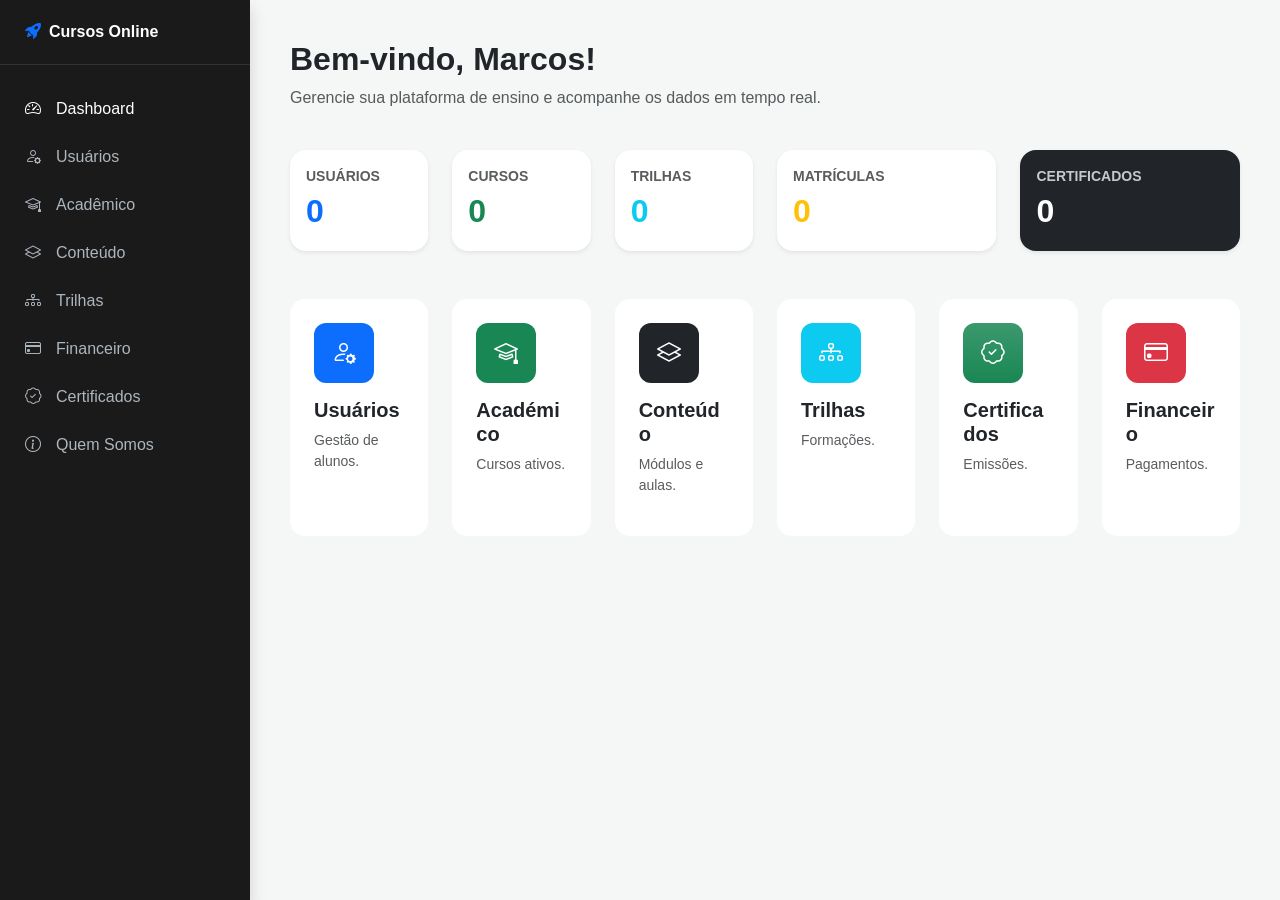
<file: index.html>
<!DOCTYPE html>
<html lang="pt-BR">
<head>
    <meta charset="UTF-8">
    <meta name="viewport" content="width=device-width, initial-scale=1.0">
    <title>Cursos Online | Dashboard</title>
    
    <link href="https://cdn.jsdelivr.net/npm/bootstrap@5.3.3/dist/css/bootstrap.min.css" rel="stylesheet">
    <link href="https://cdn.jsdelivr.net/npm/bootstrap-icons@1.11.3/font/bootstrap-icons.css" rel="stylesheet">
    
    <link rel="stylesheet" href="../css/style.css">
</head>
<body>

<div class="sidebar shadow">
    <div class="sidebar-brand">
        <a class="text-white fw-bold text-decoration-none" href="index.html">
            <i class="bi bi-rocket-takeoff-fill text-primary me-2"></i>Cursos Online
        </a>
    </div>
    <nav>
        <a href="index.html" class="nav-link-side text-white"><i class="bi bi-speedometer2"></i> Dashboard</a>
        <a href="pages/usuario.html" class="nav-link-side"><i class="bi bi-person-gear"></i> Usuários</a>
        <a href="pages/academico.html" class="nav-link-side"><i class="bi bi-mortarboard"></i> Acadêmico</a>
        <a href="pages/conteudo.html" class="nav-link-side"><i class="bi bi-layers"></i> Conteúdo</a>
        <a href="pages/trilha.html" class="nav-link-side"><i class="bi bi-diagram-3"></i> Trilhas</a>
        <a href="pages/financeiro.html" class="nav-link-side"><i class="bi bi-credit-card"></i> Financeiro</a>
        <a href="pages/certificados.html" class="nav-link-side"><i class="bi bi-patch-check"></i> Certificados</a>
        <a href="pages/quemsomos.html" class="nav-link-side"><i class="bi bi-info-circle"></i> Quem Somos</a>
    </nav>
</div>

<div class="main-content">
    <div class="row mb-4">
        <div class="col-12">
            <h2 class="fw-bold">Bem-vindo, Marcos!</h2>
            <p class="text-muted">Gerencie sua plataforma de ensino e acompanhe os dados em tempo real.</p>
        </div>
    </div>

    <div class="row g-4 mb-5">
        <div class="col-md-2">
            <div class="card p-3 border-0 shadow-sm rounded-4 h-100">
                <div class="small text-muted fw-bold">USUÁRIOS</div>
                <div class="fs-2 fw-bold text-primary" id="dash-users">0</div>
            </div>
        </div>
        <div class="col-md-2">
            <div class="card p-3 border-0 shadow-sm rounded-4 h-100">
                <div class="small text-muted fw-bold">CURSOS</div>
                <div class="fs-2 fw-bold text-success" id="dash-cursos">0</div>
            </div>
        </div>
        <div class="col-md-2">
            <div class="card p-3 border-0 shadow-sm rounded-4 h-100">
                <div class="small text-muted fw-bold">TRILHAS</div>
                <div class="fs-2 fw-bold text-info" id="dash-trilhas">0</div>
            </div>
        </div>
        <div class="col-md-3">
            <div class="card p-3 border-0 shadow-sm rounded-4 h-100">
                <div class="small text-muted fw-bold">MATRÍCULAS</div>
                <div class="fs-2 fw-bold text-warning" id="dash-mats">0</div>
            </div>
        </div>
        <div class="col-md-3">
            <div class="card p-3 border-0 shadow-sm rounded-4 h-100 text-white bg-dark">
                <div class="small fw-bold opacity-75">CERTIFICADOS</div>
                <div class="fs-2 fw-bold" id="dash-certs">0</div>
            </div>
        </div>
    </div>

    <div class="row g-4">
        <div class="col-md-4 col-lg-2">
            <div class="card card-menu p-4 h-100" onclick="location.href='pages/usuario.html'">
                <div class="icon-box bg-primary text-white"><i class="bi bi-person-gear"></i></div>
                <h5 class="fw-bold">Usuários</h5>
                <p class="small text-muted">Gestão de alunos.</p>
            </div>
        </div>
        <div class="col-md-4 col-lg-2">
            <div class="card card-menu p-4 h-100" onclick="location.href='pages/academico.html'">
                <div class="icon-box bg-success text-white"><i class="bi bi-mortarboard"></i></div>
                <h5 class="fw-bold">Académico</h5>
                <p class="small text-muted">Cursos ativos.</p>
            </div>
        </div>
        <div class="col-md-4 col-lg-2">
            <div class="card card-menu p-4 h-100" onclick="location.href='pages/conteudo.html'">
                <div class="icon-box bg-dark text-white"><i class="bi bi-layers"></i></div>
                <h5 class="fw-bold">Conteúdo</h5>
                <p class="small text-muted">Módulos e aulas.</p>
            </div>
        </div>
        <div class="col-md-4 col-lg-2">
            <div class="card card-menu p-4 h-100" onclick="location.href='pages/trilha.html'">
                <div class="icon-box bg-info text-white"><i class="bi bi-diagram-3"></i></div>
                <h5 class="fw-bold">Trilhas</h5>
                <p class="small text-muted">Formações.</p>
            </div>
        </div>
        <div class="col-md-4 col-lg-2">
            <div class="card card-menu p-4 h-100" onclick="location.href='pages/certificados.html'">
                <div class="icon-box bg-success bg-gradient text-white"><i class="bi bi-patch-check"></i></div>
                <h5 class="fw-bold">Certificados</h5>
                <p class="small text-muted">Emissões.</p>
            </div>
        </div>
        <div class="col-md-4 col-lg-2">
            <div class="card card-menu p-4 h-100" onclick="location.href='pages/financeiro.html'">
                <div class="icon-box bg-danger text-white"><i class="bi bi-credit-card"></i></div>
                <h5 class="fw-bold">Financeiro</h5>
                <p class="small text-muted">Pagamentos.</p>
            </div>
        </div>
    </div>
</div>

<script src="modules/usuario/usuarioController.js"></script>
<script src="modules/curso/cursoController.js"></script>
<script src="modules/matricula/matriculaController.js"></script>
<script src="modules/trilha/trilhaController.js"></script>
<script src="modules/certificado/certificadoController.js"></script>

<script>
    window.onload = () => {
        // Função auxiliar para contar itens reais do LocalStorage
        const getCount = (key) => {
            const data = localStorage.getItem(key);
            try {
                return data ? JSON.parse(data).length : 0;
            } catch (e) {
                return 0;
            }
        };

        // Atualização dos IDs do Dashboard usando as chaves dos seus Controllers
        document.getElementById('dash-users').innerText = getCount('usuarios');
        document.getElementById('dash-cursos').innerText = getCount('cursos');
        document.getElementById('dash-mats').innerText = getCount('matriculas');
        document.getElementById('dash-trilhas').innerText = getCount('trilhas');
        document.getElementById('dash-certs').innerText = getCount('certificados');
    };
</script>

</body>
</html>
</file>
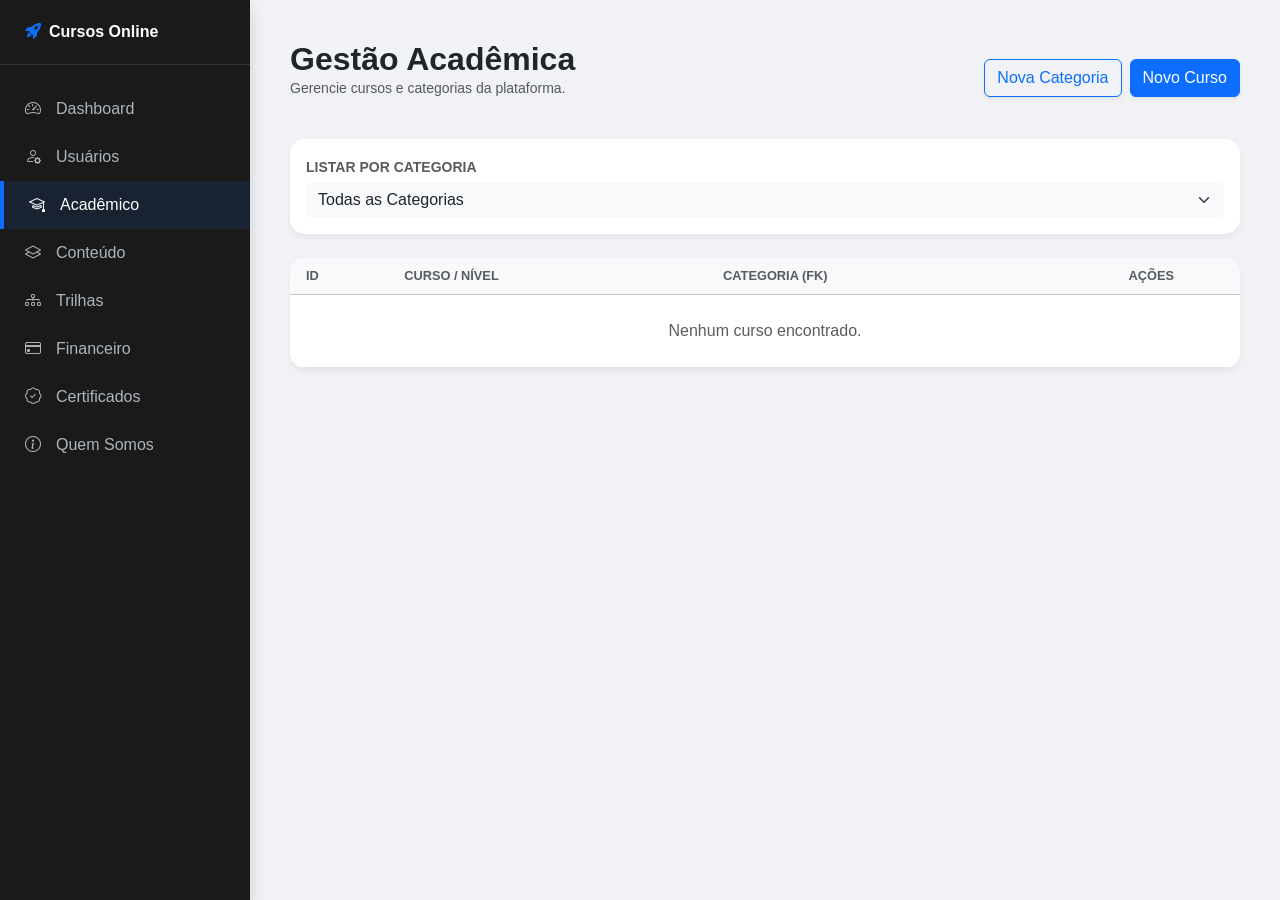
<file: pages/academico.html>
<!DOCTYPE html>
<html lang="pt-BR">
<head>
    <meta charset="UTF-8">
    <meta name="viewport" content="width=device-width, initial-scale=1.0">
    <title>Acadêmico | Cursos Online</title>
    
    <link href="https://cdn.jsdelivr.net/npm/bootstrap@5.3.3/dist/css/bootstrap.min.css" rel="stylesheet">
    <link href="https://cdn.jsdelivr.net/npm/bootstrap-icons@1.11.3/font/bootstrap-icons.css" rel="stylesheet">
    <link rel="stylesheet" href="../css/style.css">

    <style>
        body { background-color: #f0f2f5; font-family: 'Inter', sans-serif; display: flex; }
        
        .sidebar {
            width: 250px;
            background-color: #1a1a1a;
            height: 100vh;
            position: fixed;
            left: 0; top: 0;
            padding: 20px 0;
            z-index: 1000;
        }
        .sidebar-brand { padding: 0 25px 20px; border-bottom: 1px solid #333; margin-bottom: 20px; }
        .nav-link-side {
            padding: 12px 25px;
            color: #adb5bd;
            text-decoration: none;
            display: flex; align-items: center;
            transition: 0.3s;
        }
        .nav-link-side:hover { color: white; background: rgba(255,255,255,0.05); }
        .nav-link-side.active { color: white; border-left: 4px solid #0d6efd; background: rgba(13, 110, 253, 0.1); }
        .nav-link-side i { margin-right: 15px; }

        .main-content { margin-left: 250px; width: 100%; padding: 40px; }
        .main-card { background: white; border-radius: 15px; border: none; box-shadow: 0 4px 6px rgba(0,0,0,0.05); }
    </style>
</head>
<body>

<div class="sidebar shadow">
    <div class="sidebar-brand">
        <a class="text-white fw-bold text-decoration-none" href="../index.html">
            <i class="bi bi-rocket-takeoff-fill text-primary me-2"></i>Cursos Online
        </a>
    </div>
    <nav>
        <a href="../index.html" class="nav-link-side"><i class="bi bi-speedometer2"></i> Dashboard</a>
        <a href="usuario.html" class="nav-link-side"><i class="bi bi-person-gear"></i> Usuários</a>
        <a href="academico.html" class="nav-link-side active"><i class="bi bi-mortarboard"></i> Acadêmico</a>
        <a href="conteudo.html" class="nav-link-side"><i class="bi bi-layers"></i> Conteúdo</a>
        <a href="trilha.html" class="nav-link-side"><i class="bi bi-diagram-3"></i> Trilhas</a>
        <a href="financeiro.html" class="nav-link-side"><i class="bi bi-credit-card"></i> Financeiro</a>
        <a href="certificados.html" class="nav-link-side"><i class="bi bi-patch-check"></i> Certificados</a>
        <a href="quemsomos.html" class="nav-link-side"><i class="bi bi-info-circle"></i> Quem Somos</a>
    </nav>
</div>

<main class="main-content">
    <div class="d-flex justify-content-between align-items-center mb-4">
        <div>
            <h2 class="fw-bold m-0">Gestão Acadêmica</h2>
            <p class="text-muted small">Gerencie cursos e categorias da plataforma.</p>
        </div>
        <div class="d-flex gap-2">
            <button class="btn btn-outline-primary shadow-sm" data-bs-toggle="modal" data-bs-target="#modalCat">Nova Categoria</button>
            <button class="btn btn-primary shadow-sm" data-bs-toggle="modal" data-bs-target="#modalCurso">Novo Curso</button>
        </div>
    </div>

    <div class="main-card p-3 mb-4">
        <label class="small fw-bold text-muted mb-1">LISTAR POR CATEGORIA</label>
        <select id="filtroCategoria" class="form-select border-0 bg-light"></select>
    </div>

    <div class="main-card overflow-hidden">
        <table class="table align-middle mb-0">
            <thead class="table-light">
                <tr>
                    <th class="ps-3 text-muted" style="font-size: 0.8rem;">ID</th>
                    <th class="text-muted" style="font-size: 0.8rem;">CURSO / NÍVEL</th>
                    <th class="text-muted" style="font-size: 0.8rem;">CATEGORIA (FK)</th>
                    <th class="text-center text-muted" style="font-size: 0.8rem;">AÇÕES</th>
                </tr>
            </thead>
            <tbody id="corpoCursos"></tbody>
        </table>
    </div>
</main>

<div class="modal fade" id="modalCat" tabindex="-1">
    <div class="modal-dialog modal-dialog-centered">
        <div class="modal-content border-0 shadow">
            <form id="formCategoria">
                <div class="modal-header border-0"><h5>Nova Categoria</h5></div>
                <div class="modal-body">
                    <div class="mb-3">
                        <label class="small fw-bold">NOME (UNIQUE)</label>
                        <input type="text" id="cat-nome" class="form-control" required>
                    </div>
                    <div class="mb-3">
                        <label class="small fw-bold">DESCRIÇÃO</label>
                        <textarea id="cat-desc" class="form-control"></textarea>
                    </div>
                </div>
                <div class="modal-footer border-0">
                    <button type="submit" class="btn btn-primary w-100">Salvar</button>
                </div>
            </form>
        </div>
    </div>
</div>

<div class="modal fade" id="modalCurso" tabindex="-1">
    <div class="modal-dialog modal-dialog-centered">
        <div class="modal-content border-0 shadow">
            <form id="formCurso">
                <div class="modal-header border-0"><h5>Registrar Novo Curso</h5></div>
                <div class="modal-body row g-3">
                    <div class="col-12"><label class="small fw-bold">TÍTULO</label><input type="text" id="c-titulo" class="form-control" required></div>
                    <div class="col-12">
                        <label class="small fw-bold">CATEGORIA</label>
                        <select id="selectCategorias" class="form-select" required></select>
                    </div>
                    <div class="col-md-6"><label class="small fw-bold">ID INSTRUTOR</label><input type="number" id="c-instrutor" class="form-control" value="1"></div>
                    <div class="col-md-6">
                        <label class="small fw-bold">NÍVEL</label>
                        <select id="c-nivel" class="form-select">
                            <option>Iniciante</option>
                            <option>Intermediário</option>
                            <option>Avançado</option>
                        </select>
                    </div>
                </div>
                <div class="modal-footer border-0">
                    <button type="submit" class="btn btn-primary w-100">Criar Curso</button>
                </div>
            </form>
        </div>
    </div>
</div>

<script src="https://cdn.jsdelivr.net/npm/bootstrap@5.3.3/dist/js/bootstrap.bundle.min.js"></script>

<script src="../modules/categoria/categoria.js"></script>
<script src="../modules/curso/curso.js"></script>
<script src="../modules/categoria/categoriaController.js"></script>
<script src="../modules/curso/cursoController.js"></script>

<script>
    // Inicializamos os controllers fora do onload para ficarem acessíveis
    const catCtrl = new CategoriaController();
    const cursoCtrl = new CursoController();

    window.onload = function() {
        sync();
    };

    function sync() {
        const categorias = catCtrl.listarTodas();
        const filtro = document.getElementById('filtroCategoria');
        const selectModal = document.getElementById('selectCategorias');

        const html = categorias.map(c => `<option value="${c.ID_Categoria}">${c.Nome}</option>`).join('');
        filtro.innerHTML = '<option value="todos">Todas as Categorias</option>' + html;
        selectModal.innerHTML = html || '<option disabled>Sem categorias cadastradas</option>';
        render();
    }

    function render() {
        const corpo = document.getElementById('corpoCursos');
        const filtroVal = document.getElementById('filtroCategoria').value;
        const dados = (filtroVal === "todos") ? cursoCtrl.listarTodos() : cursoCtrl.listarPorCategoria(filtroVal);

        if (dados.length === 0) {
            corpo.innerHTML = '<tr><td colspan="4" class="text-center py-4 text-muted">Nenhum curso encontrado.</td></tr>';
            return;
        }

        corpo.innerHTML = dados.map(c => `
            <tr>
                <td class="ps-3 text-muted">#${c.ID_Curso}</td>
                <td>
                    <span class="fw-bold text-dark">${c.Titulo}</span><br>
                    <span class="badge bg-primary-subtle text-primary" style="font-size: 0.7rem;">${c.Nivel}</span>
                </td>
                <td><span class="badge bg-light text-dark border">ID: ${c.ID_Categoria}</span></td>
                <td class="text-center">
                    <button class="btn btn-sm btn-outline-danger border-0" onclick="apagarCurso(${c.ID_Curso})">
                        <i class="bi bi-trash"></i>
                    </button>
                </td>
            </tr>
        `).join('');
    }

    // Função de apagar movida para o escopo global (fora do onload)
    function apagarCurso(id) {
        if(confirm("Deseja realmente remover este curso?")) { 
            const deletado = cursoCtrl.remover(id); 
            if(deletado) {
                render(); 
            } else {
                // Caso o controller não retorne nada, tentamos renderizar mesmo assim
                render();
            }
        }
    }

    document.getElementById('formCategoria').onsubmit = function(e) {
        e.preventDefault();
        catCtrl.cadastrar(document.getElementById('cat-nome').value, document.getElementById('cat-desc').value);
        bootstrap.Modal.getInstance(document.getElementById('modalCat')).hide();
        this.reset();
        sync();
    };

    document.getElementById('formCurso').onsubmit = function(e) {
        e.preventDefault();
        cursoCtrl.cadastrar(
            document.getElementById('c-titulo').value, "",
            document.getElementById('c-instrutor').value,
            document.getElementById('selectCategorias').value,
            document.getElementById('c-nivel').value, 1, 1
        );
        bootstrap.Modal.getInstance(document.getElementById('modalCurso')).hide();
        this.reset();
        render();
    };

    document.getElementById('filtroCategoria').onchange = () => render();
</script>
</body>
</html>
</file>
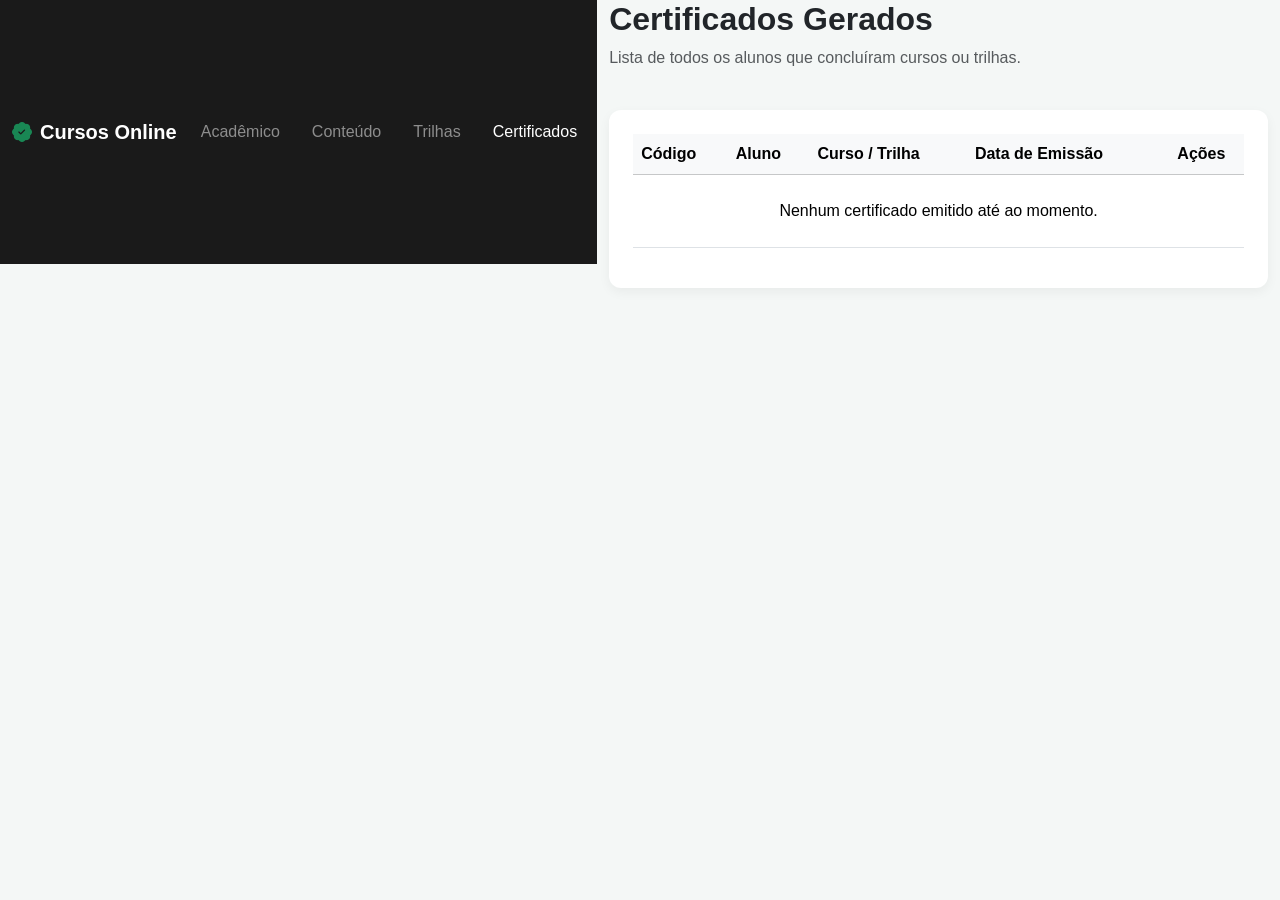
<file: pages/certificados.html>
<!DOCTYPE html>
<html lang="pt-BR">
<head>
    <meta charset="UTF-8">
    <meta name="viewport" content="width=device-width, initial-scale=1.0">
    <title>Certificados Emitidos | Cursos Online</title>
    
    <link href="https://cdn.jsdelivr.net/npm/bootstrap@5.3.3/dist/css/bootstrap.min.css" rel="stylesheet">
    <link href="https://cdn.jsdelivr.net/npm/bootstrap-icons@1.11.3/font/bootstrap-icons.css" rel="stylesheet">
    
    <link rel="stylesheet" href="../css/style.css">
</head>
<body>

<nav class="navbar navbar-expand-lg navbar-dark mb-4">
    <div class="container">
        <a class="navbar-brand fw-bold" href="../index.html">
            <i class="bi bi-patch-check-fill me-2 text-success"></i>Cursos Online
        </a>
        <div class="navbar-nav ms-auto flex-row gap-3">
            <a class="nav-link text-white-50" href="academico.html">Acadêmico</a>
            <a class="nav-link text-white-50" href="conteudo.html">Conteúdo</a>
            <a class="nav-link text-white-50" href="trilha.html">Trilhas</a>
            <a class="nav-link active" href="certificados.html">Certificados</a>
        </div>
    </div>
</nav>

<div class="container">
    <div class="row mb-4">
        <div class="col-12">
            <h2 class="fw-bold">Certificados Gerados</h2>
            <p class="text-muted">Lista de todos os alunos que concluíram cursos ou trilhas.</p>
        </div>
    </div>

    <div class="row">
        <div class="col-12">
            <div class="card card-cert p-4">
                <div class="table-responsive">
                    <table class="table table-hover align-middle">
                        <thead class="table-light">
                            <tr>
                                <th>Código</th>
                                <th>Aluno</th>
                                <th>Curso / Trilha</th>
                                <th>Data de Emissão</th>
                                <th class="text-center">Ações</th>
                            </tr>
                        </thead>
                        <tbody id="tabela-certificados">
                            </tbody>
                    </table>
                </div>
            </div>
        </div>
    </div>
</div>

<script src="../modules/certificado/certificadoController.js"></script>
<script src="../modules/usuario/usuarioController.js"></script>
<script src="../modules/curso/cursoController.js"></script>
<script src="../modules/trilha/trilhaController.js"></script>

<script>
    const certCtrl = new CertificadoController();
    const userCtrl = new UsuarioController();
    const cursoCtrl = new CursoController();
    const trilhaCtrl = new TrilhaController();

    window.onload = () => renderizar();

    function renderizar() {
        const certificados = certCtrl.listarTodos();
        const usuarios = userCtrl.listarTodos();
        const cursos = cursoCtrl.listarTodos();
        const trilhas = trilhaCtrl.listarTodas();
        const tbody = document.getElementById('tabela-certificados');

        if (certificados.length === 0) {
            tbody.innerHTML = '<tr><td colspan="5" class="text-center py-4">Nenhum certificado emitido até ao momento.</td></tr>';
            return;
        }

        tbody.innerHTML = certificados.map(c => {
            const aluno = usuarios.find(u => u.ID_Usuario == c.ID_Usuario);
            
            let nomeReferencia = "---";
            if (c.ID_Curso) {
                const curso = cursos.find(cur => cur.ID_Curso == c.ID_Curso);
                nomeReferencia = `<span class="badge bg-info text-dark">Curso:</span> ${curso ? curso.Titulo : 'Não encontrado'}`;
            } else if (c.ID_Trilha) {
                const trilha = trilhas.find(t => t.ID_Trilha == c.ID_Trilha);
                nomeReferencia = `<span class="badge bg-primary">Trilha:</span> ${trilha ? trilha.Titulo : 'Não encontrada'}`;
            }

            return `
                <tr>
                    <td><span class="code-box text-primary">${c.CodigoVerificacao}</span></td>
                    <td class="fw-bold">${aluno ? aluno.NomeCompleto : 'Usuário Removido'}</td>
                    <td>${nomeReferencia}</td>
                    <td>${c.DataEmissao}</td>
                    <td class="text-center">
                        <button class="btn btn-sm btn-outline-success" onclick="verCertificado('${c.CodigoVerificacao}')">
                            <i class="bi bi-eye"></i> Visualizar
                        </button>
                    </td>
                </tr>
            `;
        }).join('');
    }

    function verCertificado(codigo) {
        alert("A abrir visualização do certificado: " + codigo);
    }
</script>

</body>
</html>
</file>
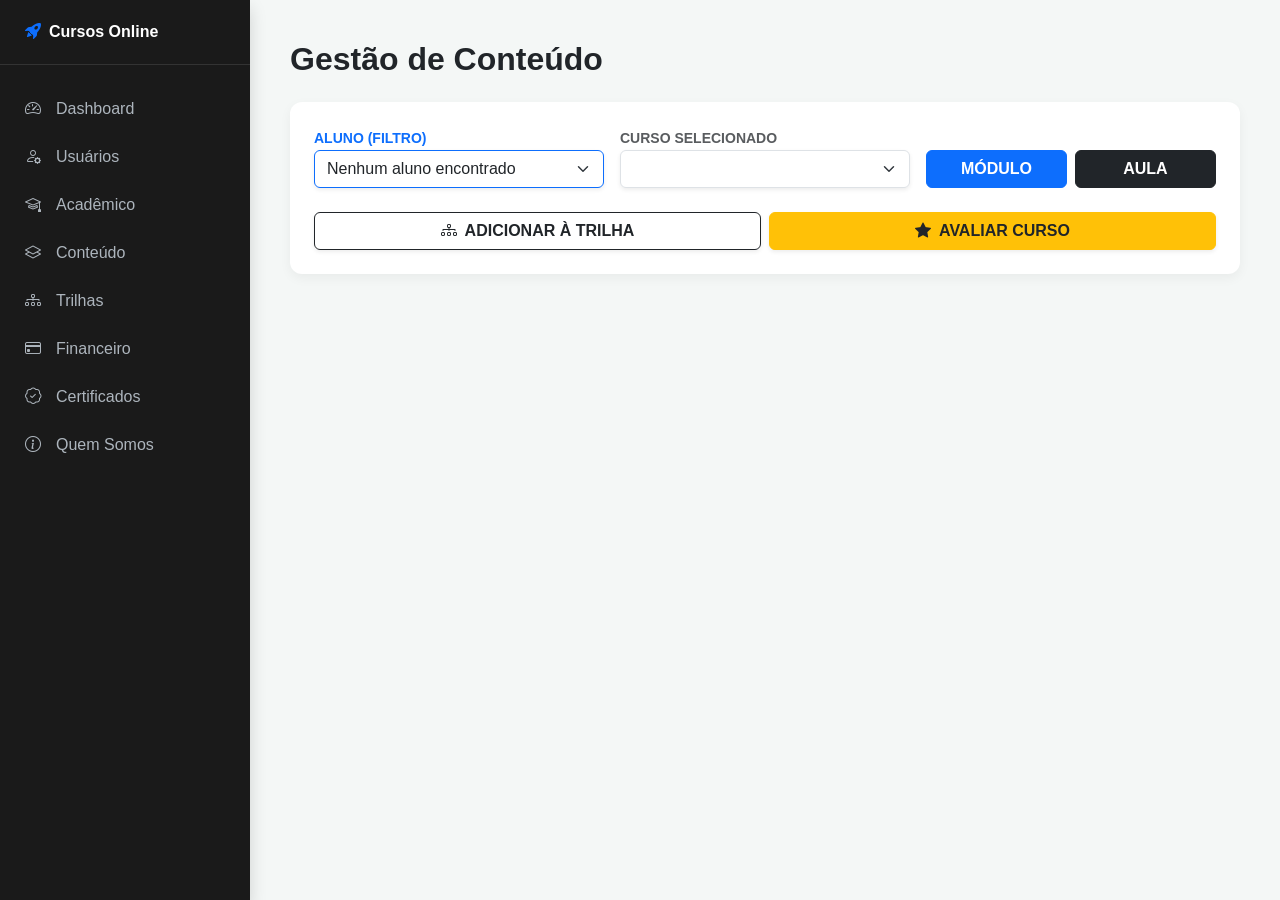
<file: pages/conteudo.html>
<!DOCTYPE html>
<html lang="pt-BR">
<head>
    <meta charset="UTF-8">
    <meta name="viewport" content="width=device-width, initial-scale=1.0">
    <title>Conteúdo | Cursos Online</title>
    
    <link href="https://cdn.jsdelivr.net/npm/bootstrap@5.3.3/dist/css/bootstrap.min.css" rel="stylesheet">
    <link href="https://cdn.jsdelivr.net/npm/bootstrap-icons@1.11.3/font/bootstrap-icons.css" rel="stylesheet">
    <link rel="stylesheet" href="../css/style.css">


</head>
<body>

<div class="sidebar shadow">
    <div class="sidebar-brand">
        <a class="text-white fw-bold text-decoration-none" href="../index.html">
            <i class="bi bi-rocket-takeoff-fill text-primary me-2"></i><span>Cursos Online</span>
        </a>
    </div>
    <nav>
        <a href="../index.html" class="nav-link-side"><i class="bi bi-speedometer2"></i> <span>Dashboard</span></a>
        <a href="usuario.html" class="nav-link-side"><i class="bi bi-person-gear"></i> <span>Usuários</span></a>
        <a href="academico.html" class="nav-link-side"><i class="bi bi-mortarboard"></i> <span>Acadêmico</span></a>
        <a href="conteudo.html" class="nav-link-side active"><i class="bi bi-layers"></i> <span>Conteúdo</span></a>
        <a href="trilha.html" class="nav-link-side"><i class="bi bi-diagram-3"></i> <span>Trilhas</span></a>
        <a href="financeiro.html" class="nav-link-side"><i class="bi bi-credit-card"></i> <span>Financeiro</span></a>
        <a href="certificados.html" class="nav-link-side"><i class="bi bi-patch-check"></i> <span>Certificados</span></a>
        <a href="quemsomos.html" class="nav-link-side"><i class="bi bi-info-circle"></i> <span>Quem Somos</span></a>
    </nav>
</div>

<main class="main-content">
    <h2 class="fw-bold mb-4">Gestão de Conteúdo</h2>

    <div class="table-card p-4 mb-4">
        <div class="row g-3">
            <div class="col-md-4">
                <label class="small fw-bold text-primary">ALUNO (FILTRO)</label>
                <select id="select-aluno" class="form-select border-primary shadow-sm" onchange="atualizarCursosPorAluno()"></select>
            </div>
            <div class="col-md-4">
                <label class="small fw-bold text-muted">CURSO SELECIONADO</label>
                <select id="select-curso" class="form-select shadow-sm" onchange="carregarGrade()"></select>
            </div>
            <div class="col-md-4 d-flex align-items-end gap-2">
                <button class="btn btn-primary w-100 fw-bold" data-bs-toggle="modal" data-bs-target="#modalModulo">MÓDULO</button>
                <button class="btn btn-dark w-100 fw-bold" onclick="abrirModalAula()">AULA</button>
            </div>
        </div>
        
        <div class="row mt-3 g-2">
            <div class="col-md-6">
                <button class="btn btn-outline-dark w-100 fw-bold shadow-sm" onclick="abrirModalVincularTrilha()">
                    <i class="bi bi-diagram-3 me-2"></i>ADICIONAR À TRILHA
                </button>
            </div>
            <div class="col-md-6">
                <button class="btn btn-warning w-100 fw-bold text-dark shadow-sm" onclick="avaliarCurso()">
                    <i class="bi bi-star-fill me-2"></i>AVALIAR CURSO
                </button>
            </div>
        </div>
    </div>

    <div id="area-conclusao" class="card bg-success text-white p-4 shadow border-0 mb-4 text-center" style="display: none;">
        <h4 class="fw-bold mb-1"><i class="bi bi-trophy-fill me-2 text-warning"></i> Curso 100% Concluído!</h4>
        <p class="mb-3 small">O progresso deste aluno atingiu o máximo. O certificado já pode ser emitido.</p>
        <button class="btn btn-light fw-bold px-4 text-success" onclick="emitirCertificado()">
            <i class="bi bi-patch-check-fill me-2"></i>GERAR CERTIFICADO AGORA
        </button>
    </div>

    <div id="grade-conteudo"></div>
</main>

<div class="modal fade" id="modalVincularTrilha" tabindex="-1">
    <div class="modal-dialog modal-dialog-centered">
        <div class="modal-content border-0 shadow">
            <div class="modal-header bg-dark text-white border-0">
                <h5 class="modal-title fw-bold">Vincular a qual Trilha?</h5>
                <button type="button" class="btn-close btn-close-white" data-bs-dismiss="modal"></button>
            </div>
            <div class="modal-body">
                <div class="mb-3">
                    <label class="form-label small fw-bold text-muted">SELECIONE A TRILHA</label>
                    <select id="select-trilha-vincular" class="form-select shadow-sm"></select>
                </div>
                <p class="text-muted small">O curso selecionado acima será adicionado à grade desta trilha.</p>
            </div>
            <div class="modal-footer border-0">
                <button class="btn btn-dark w-100 fw-bold" onclick="confirmarVinculoTrilha()">CONFIRMAR VÍNCULO</button>
            </div>
        </div>
    </div>
</div>

<div class="modal fade" id="modalModulo" tabindex="-1"><div class="modal-dialog modal-dialog-centered"><div class="modal-content border-0 shadow"><div class="modal-header bg-primary text-white border-0"><h5 class="modal-title fw-bold">Novo Módulo</h5><button type="button" class="btn-close btn-close-white" data-bs-dismiss="modal"></button></div><div class="modal-body"><div class="mb-3"><label class="form-label small fw-bold">TÍTULO</label><input type="text" id="m-titulo" class="form-control"></div><div class="mb-3"><label class="form-label small fw-bold">ORDEM</label><input type="number" id="m-ordem" class="form-control" value="1"></div></div><div class="modal-footer border-0"><button class="btn btn-primary w-100 fw-bold" onclick="salvarModulo()">SALVAR MÓDULO</button></div></div></div></div>

<div class="modal fade" id="modalAula" tabindex="-1"><div class="modal-dialog modal-dialog-centered"><div class="modal-content border-0 shadow"><div class="modal-header bg-dark text-white border-0"><h5 class="modal-title fw-bold">Nova Aula</h5><button type="button" class="btn-close btn-close-white" data-bs-dismiss="modal"></button></div><div class="modal-body"><div class="mb-3"><label class="form-label small fw-bold">MÓDULO</label><select id="a-modulo" class="form-select"></select></div><div class="mb-3"><label class="form-label small fw-bold">TÍTULO</label><input type="text" id="a-titulo" class="form-control"></div><div class="row"><div class="col-md-6 mb-3"><label class="form-label small fw-bold">TIPO</label><select id="a-tipo" class="form-select"><option>Vídeo</option><option>Texto</option></select></div><div class="col-md-6 mb-3"><label class="form-label small fw-bold">DURAÇÃO (MIN)</label><input type="number" id="a-duracao" class="form-control"></div></div><div class="mb-3"><label class="form-label small fw-bold">URL</label><input type="text" id="a-url" class="form-control"></div></div><div class="modal-footer border-0"><button class="btn btn-dark w-100 fw-bold" onclick="salvarAula()">SALVAR AULA</button></div></div></div></div>

<script src="https://cdn.jsdelivr.net/npm/bootstrap@5.3.3/dist/js/bootstrap.bundle.min.js"></script>

<script src="../modules/usuario/usuarioController.js"></script>
<script src="../modules/curso/cursoController.js"></script>
<script src="../modules/matricula/matriculaController.js"></script>
<script src="../modules/modulo/moduloController.js"></script>
<script src="../modules/aula/aulaController.js"></script>
<script src="../modules/progressoAula/progressoAulaController.js"></script>
<script src="../modules/certificado/certificadoController.js"></script>
<script src="../modules/trilha/trilhaController.js"></script> 

<script>
    const userCtrl = new UsuarioController();
    const cursoCtrl = new CursoController();
    const matriculaCtrl = new MatriculaController();
    const moduloCtrl = new ModuloController();
    const aulaCtrl = new AulaController();
    const progressoCtrl = new ProgressoAulaController();
    const certCtrl = new CertificadoController();
    const trilhaCtrl = new TrilhaController();

    window.onload = () => carregarSelectsIniciais();

    function carregarSelectsIniciais() {
        const alunos = userCtrl.listarTodos().filter(u => u.Cargo?.toLowerCase() === 'aluno');
        const selectAluno = document.getElementById('select-aluno');
        if (alunos.length > 0) {
            selectAluno.innerHTML = alunos.map(u => `<option value="${u.ID_Usuario}">${u.NomeCompleto}</option>`).join('');
            atualizarCursosPorAluno();
        } else {
            selectAluno.innerHTML = '<option value="">Nenhum aluno encontrado</option>';
        }
    }

    function atualizarCursosPorAluno() {
        const idAluno = document.getElementById('select-aluno').value;
        const selectCurso = document.getElementById('select-curso');
        const matriculas = matriculaCtrl.listarPorUsuario(idAluno);
        const todosCursos = cursoCtrl.listarTodos();
        const cursosDoAluno = todosCursos.filter(c => matriculas.some(m => m.ID_Curso == c.ID_Curso));

        if (cursosDoAluno.length > 0) {
            selectCurso.innerHTML = cursosDoAluno.map(c => `<option value="${c.ID_Curso}">${c.Titulo}</option>`).join('');
            carregarGrade();
        } else {
            selectCurso.innerHTML = '<option value="">Sem matrículas</option>';
            document.getElementById('grade-conteudo').innerHTML = '<p class="text-center mt-5 text-muted">Este aluno não está matriculado em cursos.</p>';
            document.getElementById('area-conclusao').style.display = 'none';
        }
    }

    function carregarGrade() {
        const idCurso = document.getElementById('select-curso').value;
        const idAluno = document.getElementById('select-aluno').value;
        const container = document.getElementById('grade-conteudo');
        const areaCert = document.getElementById('area-conclusao');

        if (!idCurso || !idAluno) return;

        const modulos = moduloCtrl.listarPorCurso(idCurso);
        let totalAulas = 0;
        let concluidas = 0;

        if (modulos.length === 0) {
            container.innerHTML = '<p class="text-center mt-4">Nenhum módulo cadastrado para este curso.</p>';
            areaCert.style.display = 'none';
            return;
        }

        container.innerHTML = modulos.map(m => {
            const aulas = aulaCtrl.listarPorModulo(m.ID_Modulo);
            totalAulas += aulas.length;

            return `
                <div class="modulo-header shadow-sm">
                    <span class="fw-bold"><i class="bi bi-folder2-open me-2"></i>${m.Ordem}. ${m.Titulo}</span>
                    <span class="badge bg-primary rounded-pill">${aulas.length} aulas</span>
                </div>
                <div class="mt-2">
                    ${aulas.map(a => {
                        const isOk = progressoCtrl.estaConcluida(idAluno, a.ID_Aula);
                        if(isOk) concluidas++;

                        return `
                            <div class="aula-item ${isOk ? 'concluida' : ''} p-3 mb-2 bg-white d-flex justify-content-between align-items-center shadow-sm rounded border">
                                <div>
                                    <h6 class="mb-0 fw-bold small text-dark">${a.Titulo}</h6>
                                    <small class="text-muted"><i class="bi bi-clock me-1"></i>${a.DuracaoMinutos} min | ${a.Tipo}</small>
                                </div>
                                <button class="btn btn-sm ${isOk ? 'btn-success' : 'btn-outline-primary'}" onclick="marcarAula(${a.ID_Aula})">
                                    <i class="bi ${isOk ? 'bi-check-circle-fill' : 'bi-circle'}"></i> ${isOk ? 'Concluída' : 'Concluir'}
                                </button>
                            </div>`;
                    }).join('')}
                </div>`;
        }).join('');

        areaCert.style.display = (totalAulas > 0 && concluidas === totalAulas) ? 'block' : 'none';
    }

    function marcarAula(idAula) {
        const idAluno = document.getElementById('select-aluno').value;
        progressoCtrl.marcarComoConcluida(idAluno, idAula);
        carregarGrade();
    }

    function emitirCertificado() {
        const idA = document.getElementById('select-aluno').value;
        const idC = document.getElementById('select-curso').value;
        const salvo = certCtrl.emitir(idA, idC);
        if (salvo) {
            alert("✅ Certificado emitido com sucesso!");
            window.location.href = 'certificados.html';
        } else {
            alert("Erro ao emitir certificado.");
        }
    }

    // --- LÓGICA DE VINCULAR TRILHA CORRIGIDA ---
    function abrirModalVincularTrilha() {
        const idCurso = document.getElementById('select-curso').value;
        if (!idCurso || idCurso === "" || idCurso === "Sem matrículas") {
            return alert("Selecione um curso válido primeiro!");
        }

        // Busca as trilhas do localStorage (o controller também buscaria daqui)
        const trilhas = JSON.parse(localStorage.getItem('trilhas') || '[]');
        const select = document.getElementById('select-trilha-vincular');

        if (trilhas.length === 0) {
            return alert("Nenhuma trilha cadastrada! Crie uma primeiro em 'Trilhas'.");
        }

        // Usamos t.Titulo pois foi assim que padronizamos no trilha.html
        select.innerHTML = trilhas.map(t => `
            <option value="${t.ID_Trilha}">${t.Titulo || t.Nome}</option>
        `).join('');

        new bootstrap.Modal(document.getElementById('modalVincularTrilha')).show();
    }

    function confirmarVinculoTrilha() {
        const idTrilha = document.getElementById('select-trilha-vincular').value;
        const idCurso = document.getElementById('select-curso').value;

        let trilhas = JSON.parse(localStorage.getItem('trilhas') || '[]');
        const index = trilhas.findIndex(t => t.ID_Trilha == idTrilha);
        
        if (index !== -1) {
            if (!trilhas[index].Cursos) trilhas[index].Cursos = [];
            
            // Verifica duplicidade
            if (trilhas[index].Cursos.includes(idCurso)) {
                return alert("Este curso já faz parte desta trilha!");
            }

            trilhas[index].Cursos.push(idCurso);
            localStorage.setItem('trilhas', JSON.stringify(trilhas));
            
            alert("✅ Curso vinculado à trilha com sucesso!");
            bootstrap.Modal.getInstance(document.getElementById('modalVincularTrilha')).hide();
        } else {
            alert("Erro ao localizar trilha.");
        }
    }

    function abrirModalAula() {
        const cursoId = document.getElementById('select-curso').value;
        if (!cursoId || cursoId === "Sem matrículas") return alert("Selecione um curso!");
        
        const mods = moduloCtrl.listarPorCurso(cursoId);
        if (mods.length === 0) return alert("Crie um módulo primeiro!");
        
        document.getElementById('a-modulo').innerHTML = mods.map(m => `<option value="${m.ID_Modulo}">${m.Titulo}</option>`).join('');
        new bootstrap.Modal(document.getElementById('modalAula')).show();
    }

    function salvarModulo() {
        const tit = document.getElementById('m-titulo').value;
        const ord = document.getElementById('m-ordem').value;
        const cursoId = document.getElementById('select-curso').value;
        if (moduloCtrl.cadastrar(cursoId, tit, ord)) {
            bootstrap.Modal.getInstance(document.getElementById('modalModulo')).hide();
            carregarGrade();
        }
    }

    function salvarAula() {
        const modId = document.getElementById('a-modulo').value;
        const tit = document.getElementById('a-titulo').value;
        const tipo = document.getElementById('a-tipo').value;
        const url = document.getElementById('a-url').value;
        const dur = document.getElementById('a-duracao').value;

        if (aulaCtrl.cadastrar(modId, tit, tipo, url, dur, 1)) {
            bootstrap.Modal.getInstance(document.getElementById('modalAula')).hide();
            carregarGrade();
        }
    }

    function avaliarCurso() {
        const nota = prompt("Deixe sua avaliação de 1 a 5 estrelas:");
        if (nota) alert("Obrigado pela sua avaliação!");
    }
</script>
</body>
</html>
</file>
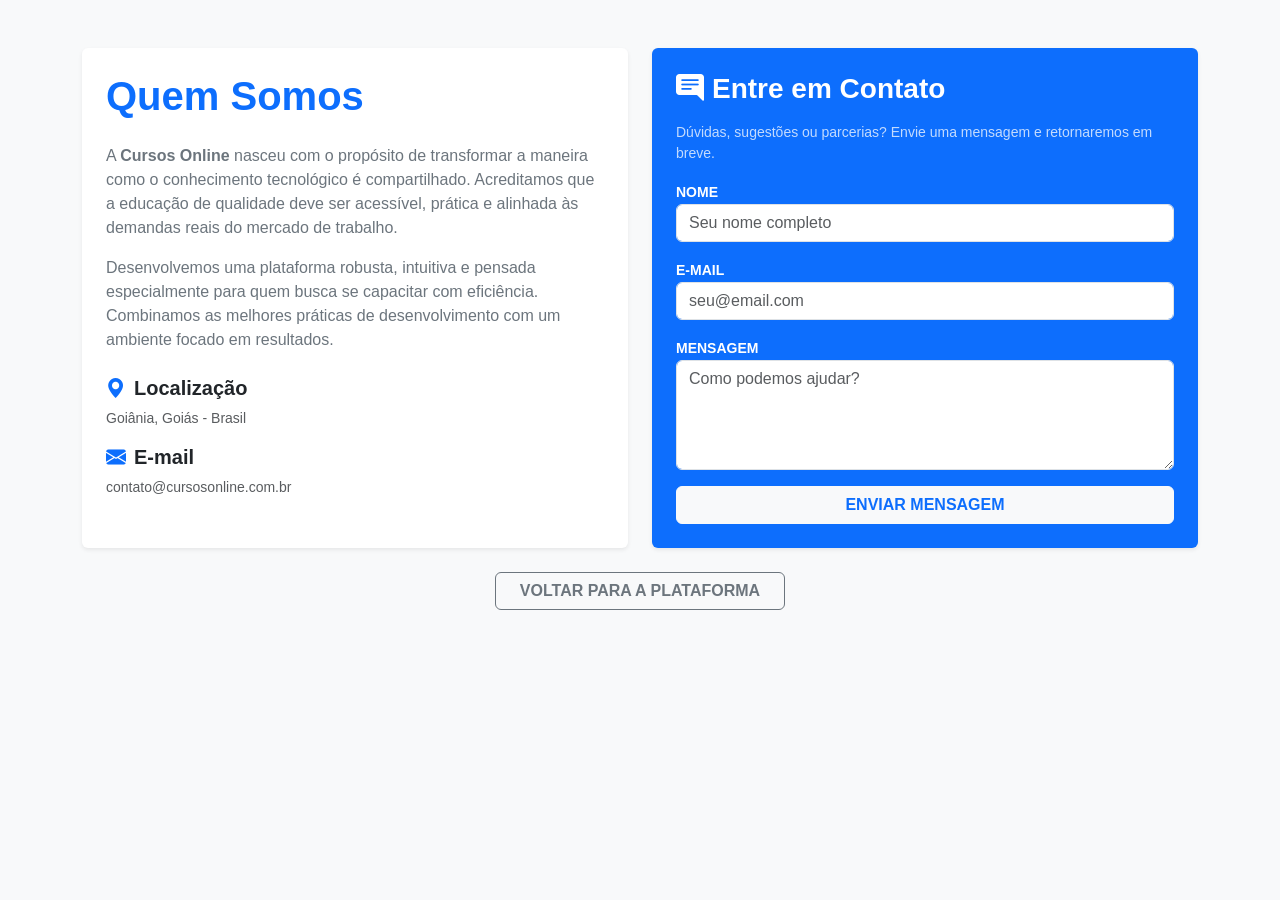
<file: pages/quemsomos.html>
<!DOCTYPE html>
<html lang="pt-BR">
<head>
    <meta charset="UTF-8">
    <meta name="viewport" content="width=device-width, initial-scale=1.0">
    <title>Quem Somos | Cursos Online</title>
    <link href="https://cdn.jsdelivr.net/npm/bootstrap@5.3.3/dist/css/bootstrap.min.css" rel="stylesheet">
    <link href="https://cdn.jsdelivr.net/npm/bootstrap-icons@1.11.3/font/bootstrap-icons.css" rel="stylesheet">
    <link rel="stylesheet" href="../css/style.css">
</head>
<body class="bg-light">

<div class="container py-5">
    <div class="row justify-content-center">
        <div class="col-md-6">
            <div class="p-4 bg-white rounded shadow-sm h-100">
                <h1 class="fw-bold text-primary mb-4">Quem Somos</h1>
                <p class="text-secondary">
                    A <strong>Cursos Online</strong> nasceu com o propósito de transformar a maneira como o conhecimento tecnológico é compartilhado. Acreditamos que a educação de qualidade deve ser acessível, prática e alinhada às demandas reais do mercado de trabalho.
                </p>
                <p class="text-secondary">
                    Desenvolvemos uma plataforma robusta, intuitiva e pensada especialmente para quem busca se capacitar com eficiência. Combinamos as melhores práticas de desenvolvimento com um ambiente focado em resultados.
                </p>
                
                <div class="mt-4">
                    <h5 class="fw-bold"><i class="bi bi-geo-alt-fill text-primary me-2"></i>Localização</h5>
                    <p class="text-muted small">Goiânia, Goiás - Brasil</p>
                    
                    <h5 class="fw-bold"><i class="bi bi-envelope-fill text-primary me-2"></i>E-mail</h5>
                    <p class="text-muted small">contato@cursosonline.com.br</p>
                </div>
            </div>
        </div>

        <div class="col-md-6">
            <div class="p-4 bg-primary text-white rounded shadow-sm h-100">
                <h3 class="fw-bold mb-3"><i class="bi bi-chat-right-text-fill me-2"></i>Entre em Contato</h3>
                <p class="opacity-75 small">Dúvidas, sugestões ou parcerias? Envie uma mensagem e retornaremos em breve.</p>
                
                <form id="form-contato" onsubmit="enviarMensagem(event)">
                    <div class="mb-3">
                        <label class="small fw-bold">NOME</label>
                        <input type="text" class="form-control" placeholder="Seu nome completo" required>
                    </div>
                    <div class="mb-3">
                        <label class="small fw-bold">E-MAIL</label>
                        <input type="email" class="form-control" placeholder="seu@email.com" required>
                    </div>
                    <div class="mb-3">
                        <label class="small fw-bold">MENSAGEM</label>
                        <textarea class="form-control" rows="4" placeholder="Como podemos ajudar?" required></textarea>
                    </div>
                    <button type="submit" class="btn btn-light w-100 fw-bold text-primary">ENVIAR MENSAGEM</button>
                </form>
            </div>
        </div>
    </div>
    
    <div class="text-center mt-4">
        <a href="../index.html" class="btn btn-outline-secondary fw-bold px-4">VOLTAR PARA A PLATAFORMA</a>
    </div>
</div>

<script>
    function enviarMensagem(event) {
        event.preventDefault();
        alert("Mensagem enviada com sucesso! Em breve entraremos em contato.");
        document.getElementById('form-contato').reset();
    }
</script>

</body>
</html>
</file>
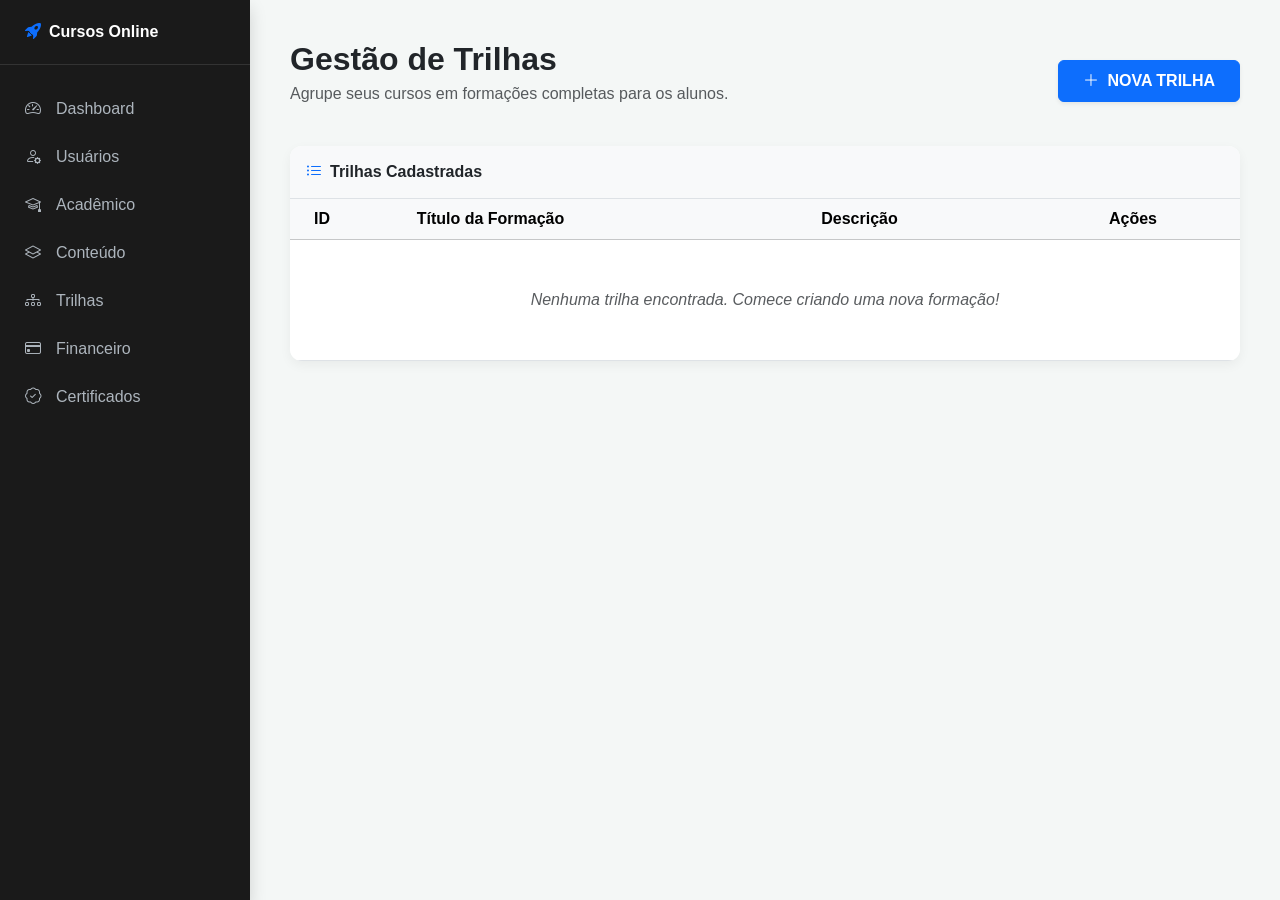
<file: pages/trilha.html>
<!DOCTYPE html>
<html lang="pt-BR">
<head>
    <meta charset="UTF-8">
    <meta name="viewport" content="width=device-width, initial-scale=1.0">
    <title>Gestão de Trilhas | Cursos Online</title>
    
    <link href="https://cdn.jsdelivr.net/npm/bootstrap@5.3.3/dist/css/bootstrap.min.css" rel="stylesheet">
    <link href="https://cdn.jsdelivr.net/npm/bootstrap-icons@1.11.3/font/bootstrap-icons.css" rel="stylesheet">
    
    <link rel="stylesheet" href="../css/style.css">
</head>
<body>

<div class="sidebar shadow">
    <div class="sidebar-brand">
        <a class="text-white fw-bold text-decoration-none" href="../index.html">
            <i class="bi bi-rocket-takeoff-fill text-primary me-2"></i><span>Cursos Online</span>
        </a>
    </div>
    <nav>
        <a href="../index.html" class="nav-link-side"><i class="bi bi-speedometer2"></i> <span>Dashboard</span></a>
        <a href="usuario.html" class="nav-link-side"><i class="bi bi-person-gear"></i> <span>Usuários</span></a>
        <a href="academico.html" class="nav-link-side"><i class="bi bi-mortarboard"></i> <span>Acadêmico</span></a>
        <a href="conteudo.html" class="nav-link-side"><i class="bi bi-layers"></i> <span>Conteúdo</span></a>
        <a href="trilha.html" class="nav-link-side active"><i class="bi bi-diagram-3"></i> <span>Trilhas</span></a>
        <a href="financeiro.html" class="nav-link-side"><i class="bi bi-credit-card"></i> <span>Financeiro</span></a>
        <a href="certificados.html" class="nav-link-side"><i class="bi bi-patch-check"></i> <span>Certificados</span></a>
    </nav>
</div>

<main class="main-content">
    <div class="row mb-4 align-items-center">
        <div class="col-md-6">
            <h2 class="fw-bold mb-1">Gestão de Trilhas</h2>
            <p class="text-muted">Agrupe seus cursos em formações completas para os alunos.</p>
        </div>
        <div class="col-md-6 text-md-end">
            <button class="btn btn-primary fw-bold px-4 py-2 shadow-sm" data-bs-toggle="modal" data-bs-target="#modalTrilha">
                <i class="bi bi-plus-lg me-2"></i>NOVA TRILHA
            </button>
        </div>
    </div>

    <div class="table-card">
        <div class="p-3 border-bottom bg-light">
            <h6 class="m-0 fw-bold text-dark"><i class="bi bi-list-ul me-2 text-primary"></i>Trilhas Cadastradas</h6>
        </div>
        <div class="table-responsive">
            <table class="table table-hover align-middle mb-0">
                <thead class="table-light">
                    <tr>
                        <th class="ps-4">ID</th>
                        <th>Título da Formação</th>
                        <th>Descrição</th>
                        <th class="text-center pe-4">Ações</th>
                    </tr>
                </thead>
                <tbody id="tabela-trilhas"></tbody>
            </table>
        </div>
    </div>
</main>

<div class="modal fade" id="modalTrilha" tabindex="-1">
    <div class="modal-dialog modal-dialog-centered">
        <div class="modal-content border-0 shadow-lg">
            <div class="modal-header bg-dark text-white border-0">
                <h5 class="modal-title fw-bold"><i class="bi bi-plus-circle me-2 text-warning"></i>Cadastrar Trilha</h5>
                <button type="button" class="btn-close btn-close-white" data-bs-dismiss="modal"></button>
            </div>
            <div class="modal-body p-4">
                <div class="mb-3">
                    <label class="form-label small fw-bold text-muted">TÍTULO DA FORMAÇÃO</label>
                    <input type="text" id="t-titulo" class="form-control form-control-lg" placeholder="Ex: Especialista Java Full-Stack">
                </div>
                <div class="mb-3">
                    <label class="form-label small fw-bold text-muted">DESCRIÇÃO CURTA</label>
                    <textarea id="t-descricao" class="form-control" rows="3" placeholder="O que o aluno aprenderá nesta jornada?"></textarea>
                </div>
            </div>
            <div class="modal-footer border-0 p-4 pt-0">
                <button class="btn btn-primary w-100 fw-bold py-3 shadow" onclick="salvarTrilha()">
                    CRIAR TRILHA AGORA
                </button>
            </div>
        </div>
    </div>
</div>

<script src="https://cdn.jsdelivr.net/npm/bootstrap@5.3.3/dist/js/bootstrap.bundle.min.js"></script>

<script src="../modules/trilha/trilhaController.js"></script>

<script>
    const trilhaCtrl = new TrilhaController();

    window.onload = () => renderizar();

    function renderizar() {
        const trilhas = trilhaCtrl.listarTodas();
        const tbody = document.getElementById('tabela-trilhas');
        
        if (trilhas.length === 0) {
            tbody.innerHTML = '<tr><td colspan="4" class="text-center py-5 text-muted fst-italic">Nenhuma trilha encontrada. Comece criando uma nova formação!</td></tr>';
            return;
        }

        tbody.innerHTML = trilhas.map(t => `
            <tr>
                <td class="ps-4"><span class="badge bg-light text-muted border">#${t.ID_Trilha}</span></td>
                <td><div class="fw-bold text-primary">${t.Titulo}</div></td>
                <td>
                    <div class="text-muted small text-truncate" style="max-width: 350px;">
                        ${t.Descricao || '<span class="text-warning">Sem descrição definida.</span>'}
                    </div>
                </td>
                <td class="text-center pe-4">
                    <button class="btn btn-sm btn-outline-danger border-0" onclick="excluirTrilha(${t.ID_Trilha})">
                        <i class="bi bi-trash3-fill"></i>
                    </button>
                </td>
            </tr>
        `).join('');
    }

    function salvarTrilha() {
        const tit = document.getElementById('t-titulo').value.trim();
        const desc = document.getElementById('t-descricao').value.trim();

        if (trilhaCtrl.cadastrar(tit, desc)) {
            document.getElementById('t-titulo').value = '';
            document.getElementById('t-descricao').value = '';
            bootstrap.Modal.getInstance(document.getElementById('modalTrilha')).hide();
            renderizar();
        }
    }

    function excluirTrilha(id) {
        if (confirm("Deseja realmente excluir esta trilha?")) {
            trilhaCtrl.remover(id);
            renderizar();
        }
    }
</script>
</body>
</html>
</file>
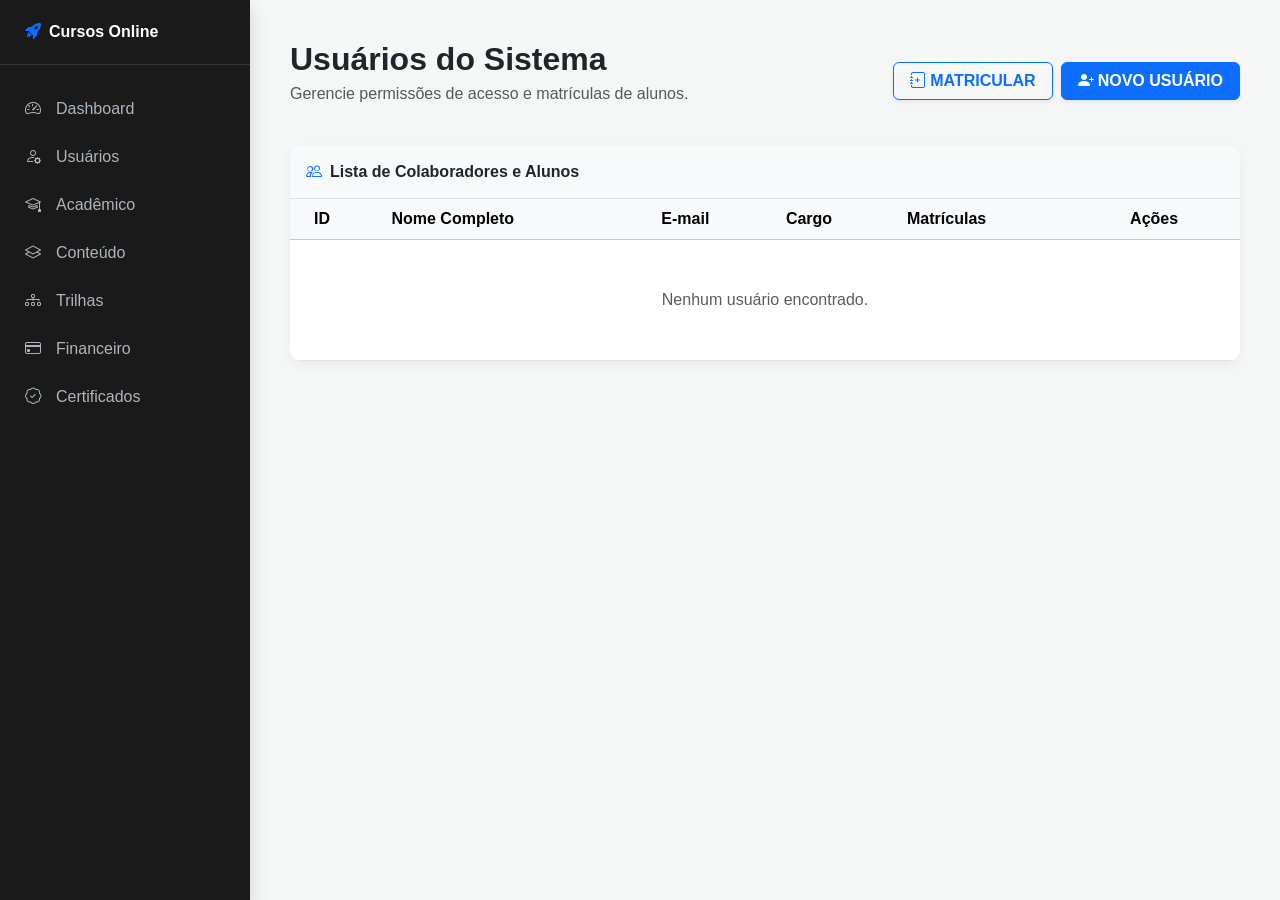
<file: pages/usuario.html>
<!DOCTYPE html>
<html lang="pt-BR">
<head>
    <meta charset="UTF-8">
    <meta name="viewport" content="width=device-width, initial-scale=1.0">
    <title>Gestão de Usuários | Cursos Online</title>
    
    <link href="https://cdn.jsdelivr.net/npm/bootstrap@5.3.3/dist/css/bootstrap.min.css" rel="stylesheet">
    <link href="https://cdn.jsdelivr.net/npm/bootstrap-icons@1.11.3/font/bootstrap-icons.css" rel="stylesheet">
    
    <link rel="stylesheet" href="../css/style.css">
</head>
<body>

<div class="sidebar shadow">
    <div class="sidebar-brand">
        <a class="text-white fw-bold text-decoration-none" href="../index.html">
            <i class="bi bi-rocket-takeoff-fill text-primary me-2"></i><span>Cursos Online</span>
        </a>
    </div>
    <nav>
        <a href="../index.html" class="nav-link-side"><i class="bi bi-speedometer2"></i> <span>Dashboard</span></a>
        <a href="usuario.html" class="nav-link-side active"><i class="bi bi-person-gear"></i> <span>Usuários</span></a>
        <a href="academico.html" class="nav-link-side"><i class="bi bi-mortarboard"></i> <span>Acadêmico</span></a>
        <a href="conteudo.html" class="nav-link-side"><i class="bi bi-layers"></i> <span>Conteúdo</span></a>
        <a href="trilha.html" class="nav-link-side"><i class="bi bi-diagram-3"></i> <span>Trilhas</span></a>
        <a href="financeiro.html" class="nav-link-side"><i class="bi bi-credit-card"></i> <span>Financeiro</span></a>
        <a href="certificados.html" class="nav-link-side"><i class="bi bi-patch-check"></i> <span>Certificados</span></a>
    </nav>
</div>

<main class="main-content">
    <div class="row mb-4 align-items-center">
        <div class="col-md-6">
            <h2 class="fw-bold mb-1">Usuários do Sistema</h2>
            <p class="text-muted">Gerencie permissões de acesso e matrículas de alunos.</p>
        </div>
        <div class="col-md-6 text-md-end d-flex gap-2 justify-content-md-end">
            <button class="btn btn-outline-primary fw-bold px-3 shadow-sm" data-bs-toggle="modal" data-bs-target="#modalMatricula" onclick="prepararSelects()">
                <i class="bi bi-journal-plus me-1"></i>MATRICULAR
            </button>
            <button class="btn btn-primary fw-bold px-3 shadow-sm" data-bs-toggle="modal" data-bs-target="#modalUsuario">
                <i class="bi bi-person-plus-fill me-1"></i>NOVO USUÁRIO
            </button>
        </div>
    </div>

    <div class="table-card">
        <div class="p-3 border-bottom bg-light d-flex justify-content-between align-items-center">
            <h6 class="m-0 fw-bold text-dark"><i class="bi bi-people me-2 text-primary"></i>Lista de Colaboradores e Alunos</h6>
        </div>
        <div class="table-responsive">
            <table class="table table-hover align-middle mb-0">
                <thead class="table-light">
                    <tr>
                        <th class="ps-4">ID</th>
                        <th>Nome Completo</th>
                        <th>E-mail</th>
                        <th>Cargo</th>
                        <th>Matrículas</th>
                        <th class="text-center pe-4">Ações</th>
                    </tr>
                </thead>
                <tbody id="corpoUsuarios">
                    </tbody>
            </table>
        </div>
    </div>
</main>

<div class="modal fade" id="modalUsuario" tabindex="-1">
    <div class="modal-dialog modal-dialog-centered">
        <div class="modal-content border-0 shadow-lg">
            <div class="modal-header bg-dark text-white border-0">
                <h5 class="modal-title fw-bold"><i class="bi bi-shield-lock me-2 text-warning"></i>Novo Usuário</h5>
                <button type="button" class="btn-close btn-close-white" data-bs-dismiss="modal"></button>
            </div>
            <div class="modal-body p-4">
                <div class="mb-3">
                    <label class="form-label small fw-bold text-muted">NOME COMPLETO</label>
                    <input type="text" id="u-nome" class="form-control" placeholder="Ex: Marcos Silva">
                </div>
                <div class="mb-3">
                    <label class="form-label small fw-bold text-muted">E-MAIL</label>
                    <input type="email" id="u-email" class="form-control" placeholder="exemplo@email.com">
                </div>
                <div class="row">
                    <div class="col-md-6 mb-3">
                        <label class="form-label small fw-bold text-muted">CARGO</label>
                        <select id="u-cargo" class="form-select">
                            <option value="Aluno">Aluno</option>
                            <option value="Instrutor">Instrutor</option>
                            <option value="Admin">Admin</option>
                        </select>
                    </div>
                    <div class="col-md-6 mb-3">
                        <label class="form-label small fw-bold text-muted">SENHA</label>
                        <input type="password" id="u-senha" class="form-control" placeholder="******">
                    </div>
                </div>
            </div>
            <div class="modal-footer border-0 p-4 pt-0">
                <button class="btn btn-primary w-100 fw-bold py-3 shadow" onclick="salvarNovoUsuario()">CRIAR CONTA AGORA</button>
            </div>
        </div>
    </div>
</div>

<div class="modal fade" id="modalMatricula" tabindex="-1">
    <div class="modal-dialog modal-dialog-centered">
        <div class="modal-content border-0 shadow-lg">
            <div class="modal-header bg-dark text-white border-0">
                <h5 class="modal-title fw-bold"><i class="bi bi-journal-bookmark me-2 text-warning"></i>Vincular Aluno</h5>
                <button type="button" class="btn-close btn-close-white" data-bs-dismiss="modal"></button>
            </div>
            <div class="modal-body p-4">
                <div class="mb-3">
                    <label class="form-label small fw-bold text-muted">SELECIONAR USUÁRIO</label>
                    <select id="sel-usuario" class="form-select form-select-lg"></select>
                </div>
                <div class="mb-3">
                    <label class="form-label small fw-bold text-muted">CURSO DISPONÍVEL</label>
                    <select id="sel-curso" class="form-select form-select-lg"></select>
                </div>
            </div>
            <div class="modal-footer border-0 p-4 pt-0">
                <button class="btn btn-primary w-100 fw-bold py-3 shadow" onclick="salvarMatricula()">CONFIRMAR MATRÍCULA</button>
            </div>
        </div>
    </div>
</div>

<div class="modal fade" id="modalVerMatriculas" tabindex="-1">
    <div class="modal-dialog modal-lg modal-dialog-centered">
        <div class="modal-content border-0 shadow-lg">
            <div class="modal-header bg-light border-0">
                <h5 class="modal-title fw-bold text-dark"><i class="bi bi-search me-2"></i>Histórico do Aluno</h5>
                <button type="button" class="btn-close" data-bs-dismiss="modal"></button>
            </div>
            <div class="modal-body p-4">
                <div class="alert alert-info border-0 d-flex align-items-center mb-4">
                    <i class="bi bi-person-circle fs-4 me-3"></i>
                    <h6 id="nome-aluno-detalhe" class="fw-bold m-0 text-dark"></h6>
                </div>
                <div class="table-responsive">
                    <table class="table table-sm align-middle">
                        <thead class="table-light">
                            <tr>
                                <th>#ID</th>
                                <th>Curso Vinculado</th>
                                <th>Data Início</th>
                                <th>Status</th>
                            </tr>
                        </thead>
                        <tbody id="lista-detalhe-matriculas"></tbody>
                    </table>
                </div>
            </div>
        </div>
    </div>
</div>

<script src="https://cdn.jsdelivr.net/npm/bootstrap@5.3.3/dist/js/bootstrap.bundle.min.js"></script>

<script src="../modules/usuario/usuarioController.js"></script>
<script src="../modules/curso/cursoController.js"></script>
<script src="../modules/matricula/matriculaController.js"></script>

<script>
    const userCtrl = new UsuarioController();
    const cursoCtrl = new CursoController();
    const matCtrl = new MatriculaController();

    window.onload = renderizar;

    function renderizar() {
        const usuarios = userCtrl.listarTodos();
        const matriculas = matCtrl.listarTodas();
        const corpo = document.getElementById('corpoUsuarios');

        corpo.innerHTML = usuarios.map(u => {
            const numMat = matriculas.filter(m => m.ID_Usuario == u.ID_Usuario).length;
            return `
                <tr>
                    <td class="ps-4"><span class="badge bg-light text-muted border">#${u.ID_Usuario}</span></td>
                    <td><div class="fw-bold text-dark">${u.NomeCompleto}</div></td>
                    <td class="text-muted small">${u.Email}</td>
                    <td><span class="badge bg-light text-primary border">${u.Cargo}</span></td>
                    <td>
                        <span class="badge rounded-pill bg-primary px-3" style="font-size: 0.75rem;">
                            ${numMat} Curso(s)
                        </span>
                    </td>
                    <td class="text-center pe-4">
                        <button class="btn btn-sm btn-light border shadow-sm me-1" onclick="abrirDetalhesMatricula(${u.ID_Usuario}, '${u.NomeCompleto}')">
                            <i class="bi bi-eye-fill"></i>
                        </button>
                        <button class="btn btn-sm btn-outline-danger border-0" onclick="removerUsuario(${u.ID_Usuario})">
                            <i class="bi bi-trash3"></i>
                        </button>
                    </td>
                </tr>`;
        }).join('') || '<tr><td colspan="6" class="text-center py-5 text-muted">Nenhum usuário encontrado.</td></tr>';
    }

    function salvarNovoUsuario() {
        const n = document.getElementById('u-nome').value;
        const e = document.getElementById('u-email').value;
        const c = document.getElementById('u-cargo').value;
        const s = document.getElementById('u-senha').value;

        if (userCtrl.cadastrar(n, e, s, c)) {
            document.getElementById('u-nome').value = '';
            document.getElementById('u-email').value = '';
            document.getElementById('u-senha').value = '';
            bootstrap.Modal.getInstance(document.getElementById('modalUsuario')).hide();
            renderizar();
        }
    }

    function prepararSelects() {
        const usuarios = userCtrl.listarTodos();
        const cursos = cursoCtrl.listarTodos();
        
        document.getElementById('sel-usuario').innerHTML = usuarios.map(u => `<option value="${u.ID_Usuario}">${u.NomeCompleto}</option>`).join('');
        document.getElementById('sel-curso').innerHTML = cursos.map(c => `<option value="${c.ID_Curso}">${c.Titulo}</option>`).join('');
    }

    function salvarMatricula() {
        const idU = document.getElementById('sel-usuario').value;
        const idC = document.getElementById('sel-curso').value;
        
        if (matCtrl.cadastrar(idU, idC)) {
            bootstrap.Modal.getInstance(document.getElementById('modalMatricula')).hide();
            renderizar();
        }
    }

    function abrirDetalhesMatricula(idUsuario, nome) {
        document.getElementById('nome-aluno-detalhe').innerText = nome;
        const matriculas = matCtrl.listarTodas().filter(m => m.ID_Usuario == idUsuario);
        const cursos = cursoCtrl.listarTodos();
        const lista = document.getElementById('lista-detalhe-matriculas');

        lista.innerHTML = matriculas.map(m => {
            const curso = cursos.find(c => c.ID_Curso == m.ID_Curso);
            return `
                <tr>
                    <td><span class="text-muted small">#${m.ID_Matricula}</span></td>
                    <td class="fw-bold text-primary">${curso ? curso.Titulo : 'Não localizado'}</td>
                    <td class="small">${m.DataMatricula}</td>
                    <td><span class="badge bg-success-subtle text-success">Ativa</span></td>
                </tr>`;
        }).join('') || '<tr><td colspan="4" class="text-center py-3 text-muted">Este aluno não possui matrículas.</td></tr>';

        new bootstrap.Modal(document.getElementById('modalVerMatriculas')).show();
    }

    function removerUsuario(id) {
        if (confirm("Deseja realmente excluir este usuário? Isso removerá seus acessos.")) {
            userCtrl.remover(id);
            renderizar();
        }
    }
</script>
</body>
</html>
</file>
<file: css/style.css>
/* --- GERAL E VARIÁVEIS --- */
:root {
    --cor-primaria: #198754;
    --cor-dark: #1a1a1a;
    --bg-light: #f4f7f6;
    --sidebar-width: 250px;
}

body { 
    background-color: var(--bg-light); 
    font-family: 'Segoe UI', 'Inter', sans-serif; 
    display: flex; /* Necessário para a sidebar lateral */
}

/* --- BARRA LATERAL (SIDEBAR) --- */
.sidebar {
    width: var(--sidebar-width);
    background-color: var(--cor-dark);
    height: 100vh;
    position: fixed;
    left: 0; 
    top: 0;
    padding: 20px 0;
    z-index: 1000;
}

.sidebar-brand { 
    padding: 0 25px 20px; 
    border-bottom: 1px solid #333; 
    margin-bottom: 20px; 
}

.nav-link-side {
    padding: 12px 25px;
    color: #adb5bd;
    text-decoration: none;
    display: flex; 
    align-items: center;
    transition: 0.3s;
}

.nav-link-side:hover { 
    color: white; 
    background: rgba(255,255,255,0.05); 
}

.nav-link-side i { 
    margin-right: 15px; 
}

/* --- CONTEÚDO PRINCIPAL --- */
.main-content { 
    margin-left: var(--sidebar-width); 
    width: 100%; 
    padding: 40px; 
}

/* --- NAVBAR SUPERIOR (SE USAR) --- */
.navbar { 
    background-color: var(--cor-dark) !important; 
}

/* --- CARDS E DASHBOARD --- */
.main-card, .table-card, .card-trilha, .card-cert { 
    background: white; 
    border-radius: 12px; 
    box-shadow: 0 4px 12px rgba(0,0,0,0.05); 
    border: none;
    overflow: hidden;
}

.card-menu { 
    transition: transform 0.2s, box-shadow 0.2s; 
    cursor: pointer; 
    border: none; 
    border-radius: 15px;
    background: white;
}

.card-menu:hover { 
    transform: translateY(-5px); 
    box-shadow: 0 10px 20px rgba(0,0,0,0.1); 
}

.icon-box { 
    width: 60px; 
    height: 60px; 
    border-radius: 12px; 
    display: flex; 
    align-items: center; 
    justify-content: center; 
    font-size: 1.5rem; 
    margin-bottom: 15px;
}

/* --- MÓDULO: USUÁRIOS E AÇÕES --- */
.btn-edit { 
    color: #0d6efd; 
    background: #e7f1ff; 
    border: none; 
    padding: 5px 10px; 
    border-radius: 6px; 
    transition: 0.2s; 
}
.btn-edit:hover { background: #0d6efd; color: white; }
.badge-count { background: #6366f1; color: white; font-weight: 600; border-radius: 20px; padding: 4px 12px; }

/* --- MÓDULO: CONTEÚDO E AULAS --- */
.modulo-header { 
    background: #e9ecef; 
    border-radius: 8px; 
    padding: 12px 20px; 
    margin-top: 20px; 
    border-left: 5px solid #0d6efd; 
    display: flex; 
    justify-content: space-between; 
    align-items: center; 
}
.aula-item { 
    background: white; 
    margin-left: 30px; 
    margin-top: 8px; 
    border-radius: 10px; 
    border: 1px solid #dee2e6; 
    transition: 0.3s; 
    padding: 12px 20px; 
    display: flex; 
    justify-content: space-between; 
    align-items: center; 
}

/* --- MÓDULO: FINANCEIRO --- */
.nav-pills .nav-link.active { background-color: var(--cor-primaria); }
.qr-container { 
    background: white; 
    padding: 10px; 
    border-radius: 10px; 
    display: inline-block; 
    border: 1px solid #ddd; 
}
.section-title { 
    border-left: 5px solid var(--cor-primaria); 
    padding-left: 15px; 
    margin-bottom: 25px; 
}

/* --- COMPONENTES EXTRA --- */
.code-box { 
    font-family: monospace; 
    background: #e9ecef; 
    padding: 2px 6px; 
    border-radius: 4px; 
    font-weight: bold; 
}
</file>
